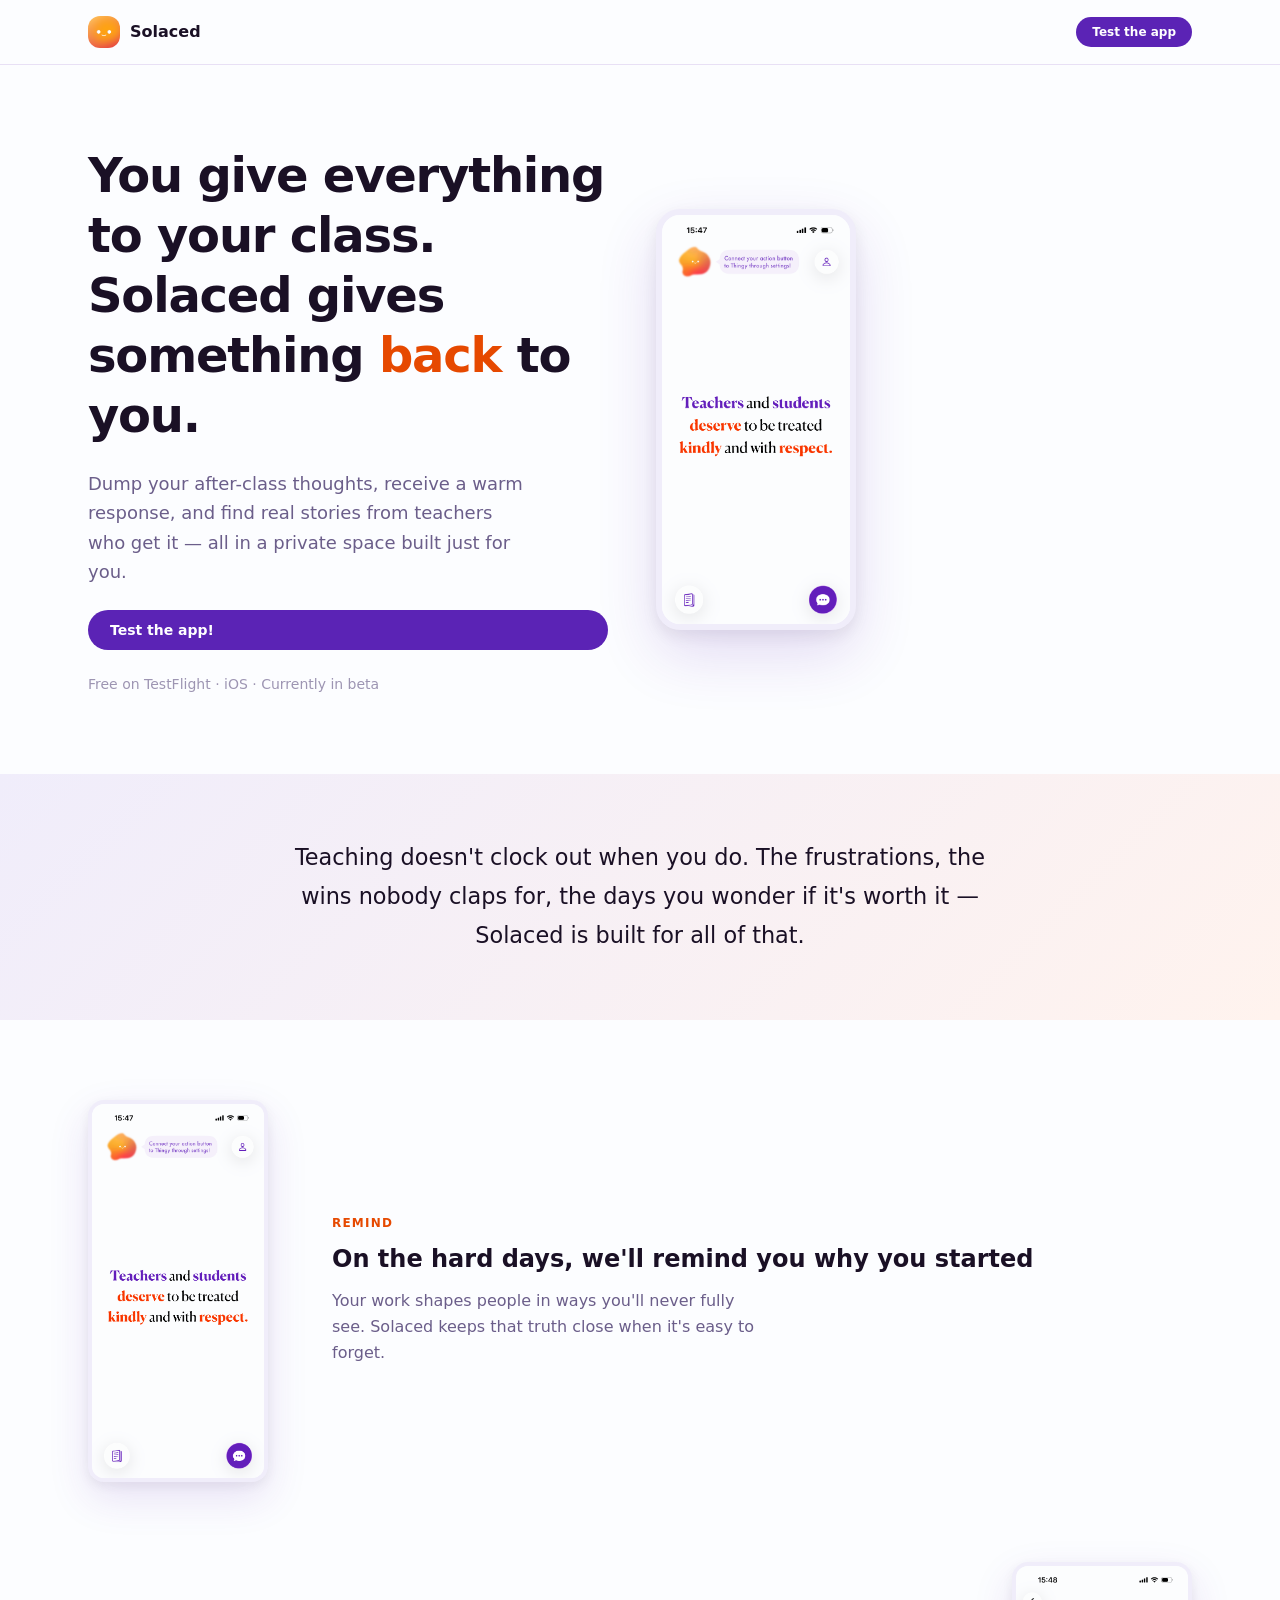
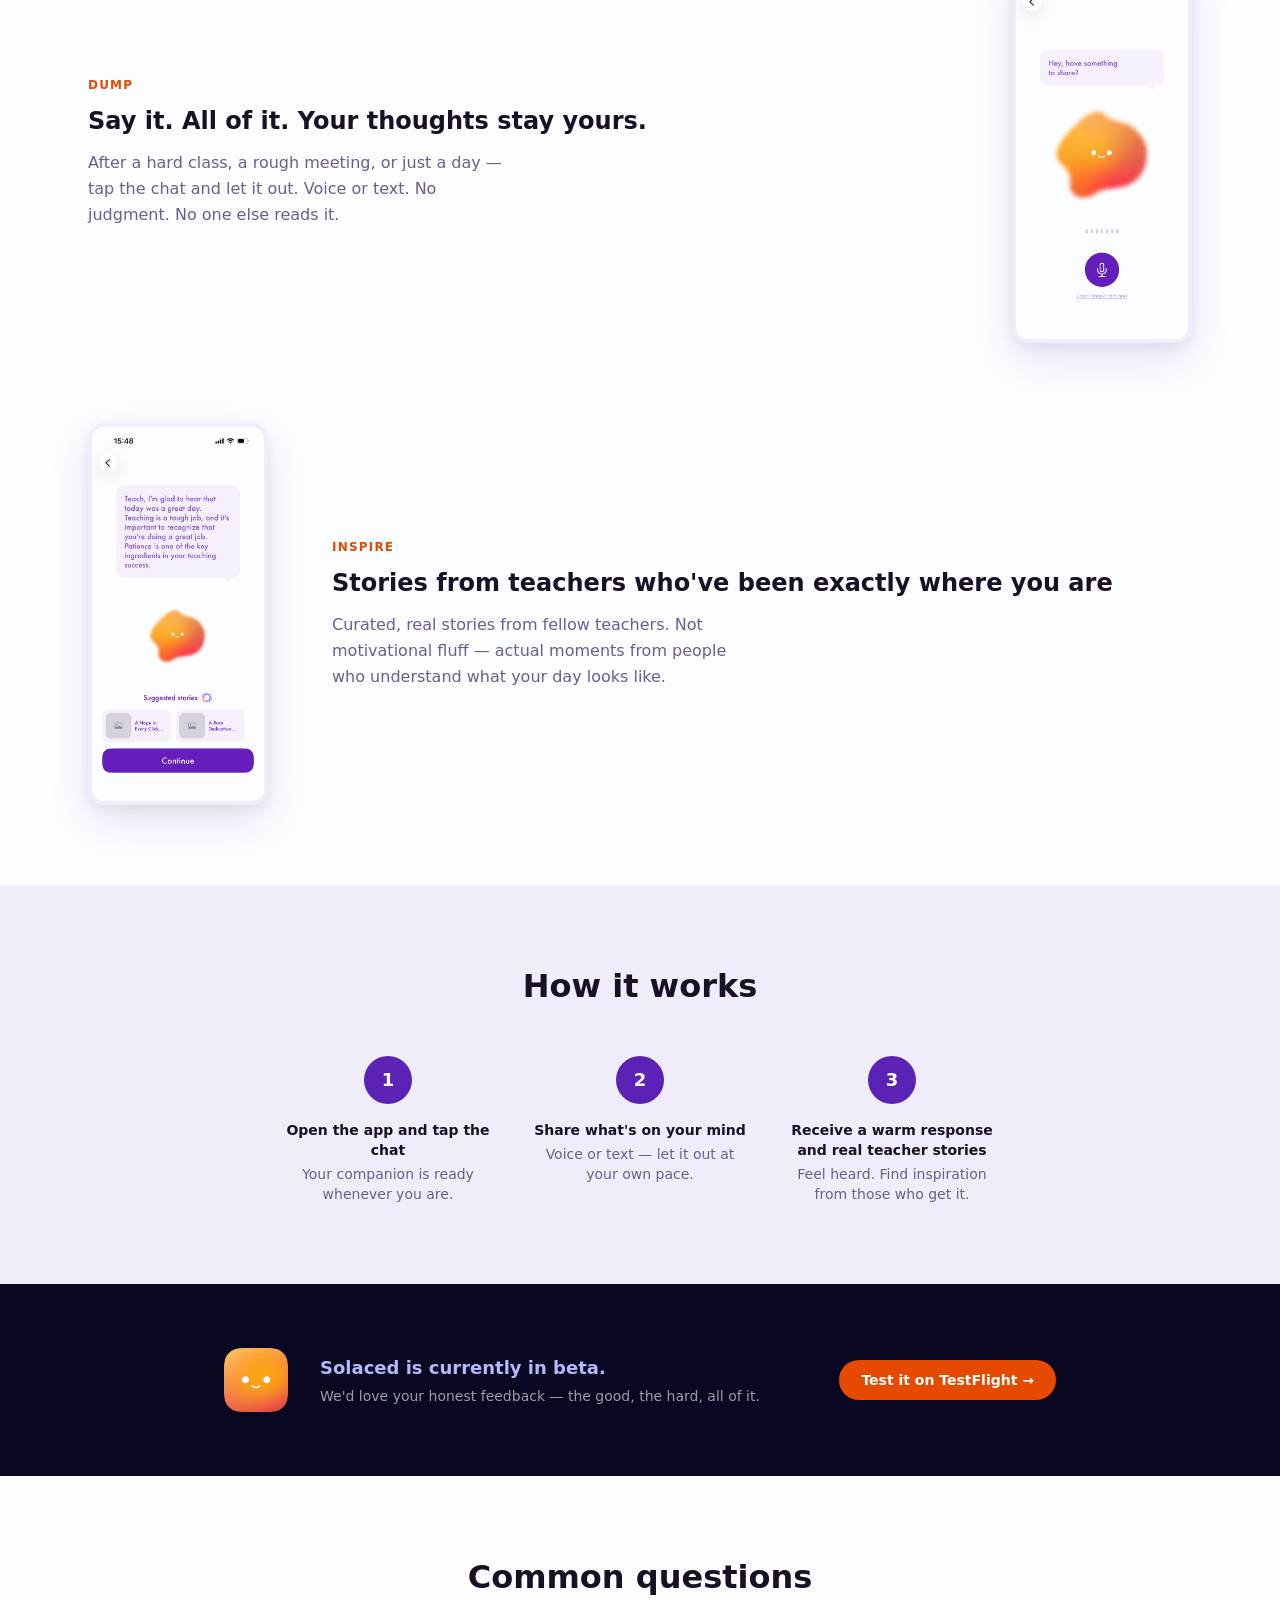
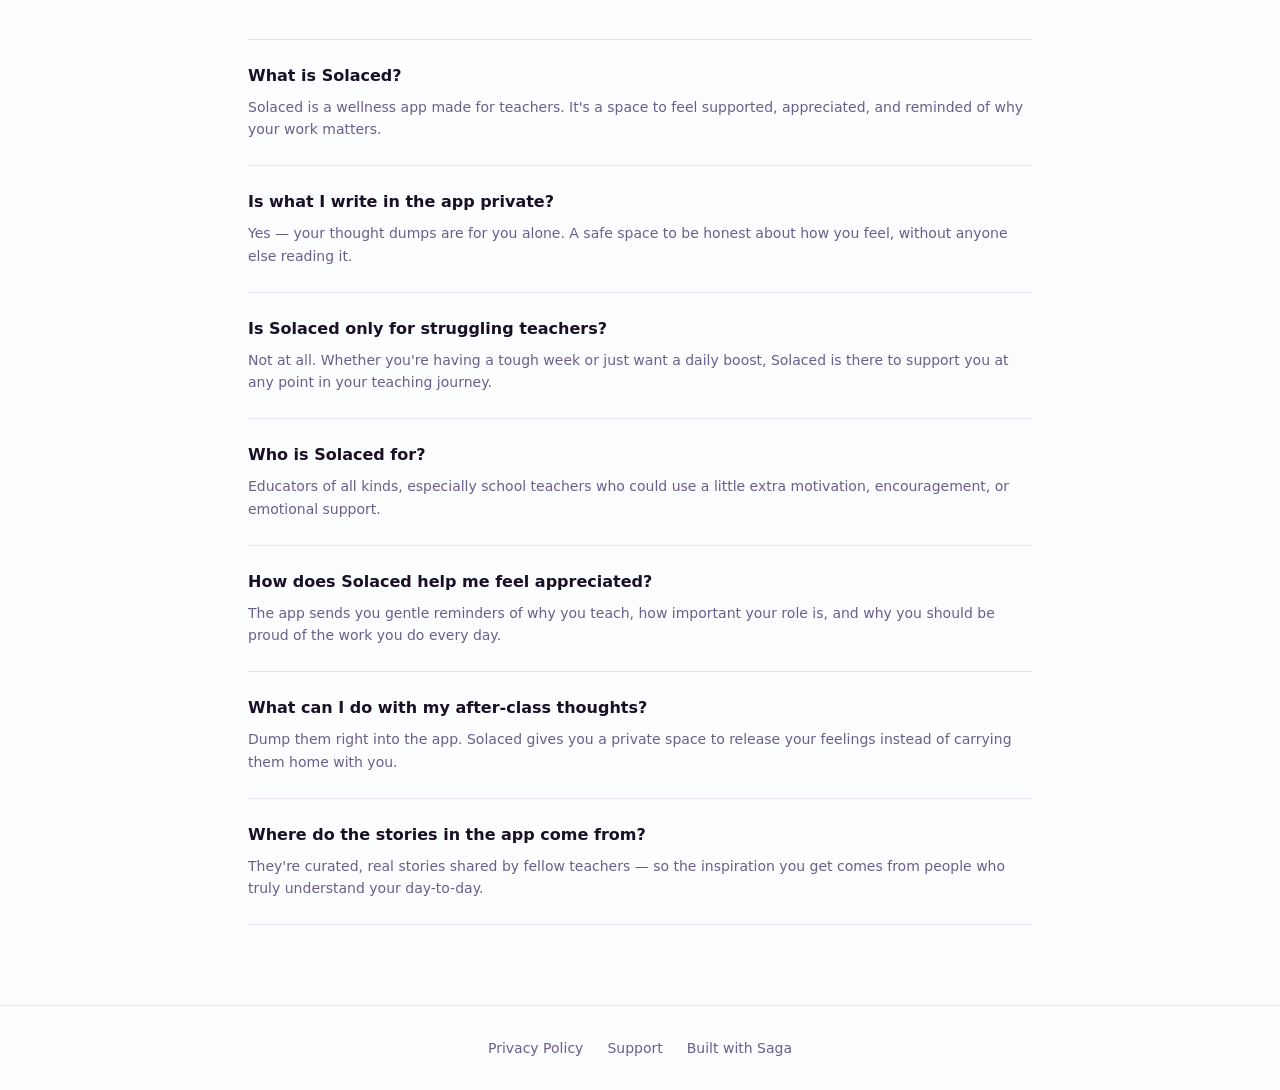
<file: docs/index.html>
<html lang="en-US">
	<head>
		<meta charset="utf-8"/>
		<meta content="width=device-width, initial-scale=1" name="viewport"/>
		<title>
			Solaced — For teachers who give everything
		</title>
		<meta content="A wellness app for teachers — a private space to vent, find perspective, and remember why you started." name="description"/>
		  <meta property="og:title" content="Solaced — For teachers who give everything">
  <meta property="og:description" content="A wellness app for teachers — a private space to vent, find perspective, and remember why you started.">
  <meta property="og:image" content="./static/assets/screenshot-home.png">
  <meta property="og:type" content="website">
  <meta name="twitter:card" content="summary_large_image">
  <meta name="twitter:title" content="Solaced — For teachers who give everything">
  <meta name="twitter:description" content="A wellness app for teachers — a private space to vent, find perspective, and remember why you started.">
  <link rel="icon" type="image/png" href="./static/assets/app-icon.png">
		<link href="./static/style-5856d0e7.css" rel="stylesheet"/>
	</head>
	<body>
		<header class="site-header">
			<nav class="site-nav">
				<a class="site-title" href="/"><img alt="Solaced" class="nav-icon" src="./static/assets/app-icon.png"/>
					Solaced</a>
				<a class="btn-primary btn-sm" href="https://testflight.apple.com/join/PKC2gCm3">Test the app</a>
			</nav>
		</header>
		<main>
			<section class="hero">
				<div class="hero-text">
					<h1 class="hero-headline">
						You give everything to your class.
						<br/>
						Solaced gives something 
						<span class="accent-orange">back</span>
						 to you.
					</h1>
					<p class="hero-sub">
						Dump your after-class thoughts, receive a warm response, and find real stories from teachers who get it — all in a private space built just for you.
					</p>
					<a class="btn-primary" href="https://testflight.apple.com/join/PKC2gCm3">Test the app!</a>
					<p class="hero-note">
						Free on TestFlight · iOS · Currently in beta
					</p>
				</div>
				<div class="hero-visual">
					<img alt="Solaced app showing an affirmation for teachers" class="phone-screenshot" src="./static/assets/screenshot-home.png"/>
				</div>
			</section>
			<section class="empathy">
				<p>
					Teaching doesn&apos;t clock out when you do. The frustrations, the wins nobody claps for, the days you wonder if it&apos;s worth it — Solaced is built for all of that.
				</p>
			</section>
			<section class="features" id="features">
				<div class="feature-card">
					<div class="feature-screenshot">
						<img alt="App showing an inspiring affirmation for teachers" src="./static/assets/screenshot-home.png"/>
					</div>
					<div class="feature-text">
						<span class="feature-label">Remind</span>
						<h3>
							On the hard days, we&apos;ll remind you why you started
						</h3>
						<p>
							Your work shapes people in ways you&apos;ll never fully see. Solaced keeps that truth close when it&apos;s easy to forget.
						</p>
					</div>
				</div>
				<div class="feature-card feature-card--flip">
					<div class="feature-screenshot">
						<img alt="App chat screen where teachers can share their thoughts" src="./static/assets/screenshot-talk.png"/>
					</div>
					<div class="feature-text">
						<span class="feature-label">Dump</span>
						<h3>
							Say it. All of it. Your thoughts stay yours.
						</h3>
						<p>
							After a hard class, a rough meeting, or just a day — tap the chat and let it out. Voice or text. No judgment. No one else reads it.
						</p>
					</div>
				</div>
				<div class="feature-card">
					<div class="feature-screenshot">
						<img alt="App showing a warm response and suggested teacher stories" src="./static/assets/screenshot-response.png"/>
					</div>
					<div class="feature-text">
						<span class="feature-label">Inspire</span>
						<h3>
							Stories from teachers who&apos;ve been exactly where you are
						</h3>
						<p>
							Curated, real stories from fellow teachers. Not motivational fluff — actual moments from people who understand what your day looks like.
						</p>
					</div>
				</div>
			</section>
			<section class="how-it-works">
				<div class="how-it-works-inner">
					<h2>
						How it works
					</h2>
					<ol class="steps">
						<li class="step">
							<span class="step-num">1</span>
							<div class="step-text">
								<strong>Open the app and tap the chat</strong>
								<p>
									Your companion is ready whenever you are.
								</p>
							</div>
						</li>
						<li class="step">
							<span class="step-num">2</span>
							<div class="step-text">
								<strong>Share what&apos;s on your mind</strong>
								<p>
									Voice or text — let it out at your own pace.
								</p>
							</div>
						</li>
						<li class="step">
							<span class="step-num">3</span>
							<div class="step-text">
								<strong>Receive a warm response and real teacher stories</strong>
								<p>
									Feel heard. Find inspiration from those who get it.
								</p>
							</div>
						</li>
					</ol>
				</div>
			</section>
			<section class="beta-banner">
				<div class="beta-inner">
					<img alt="Solaced app icon" class="beta-icon" src="./static/assets/app-icon.png"/>
					<div class="beta-copy">
						<p class="beta-headline">
							Solaced is currently in beta.
						</p>
						<p class="beta-body">
							We&apos;d love your honest feedback — the good, the hard, all of it.
						</p>
					</div>
					<a class="btn-primary btn-orange" href="https://testflight.apple.com/join/PKC2gCm3">Test it on TestFlight →</a>
				</div>
			</section>
			<section class="faq" id="faq">
				<h2>
					Common questions
				</h2>
				<div class="faq-list">
					<div class="faq-item">
						<h3>
							What is Solaced?
						</h3>
						<p>
							Solaced is a wellness app made for teachers. It&apos;s a space to feel supported, appreciated, and reminded of why your work matters.
						</p>
					</div>
					<div class="faq-item">
						<h3>
							Is what I write in the app private?
						</h3>
						<p>
							Yes — your thought dumps are for you alone. A safe space to be honest about how you feel, without anyone else reading it.
						</p>
					</div>
					<div class="faq-item">
						<h3>
							Is Solaced only for struggling teachers?
						</h3>
						<p>
							Not at all. Whether you&apos;re having a tough week or just want a daily boost, Solaced is there to support you at any point in your teaching journey.
						</p>
					</div>
					<div class="faq-item">
						<h3>
							Who is Solaced for?
						</h3>
						<p>
							Educators of all kinds, especially school teachers who could use a little extra motivation, encouragement, or emotional support.
						</p>
					</div>
					<div class="faq-item">
						<h3>
							How does Solaced help me feel appreciated?
						</h3>
						<p>
							The app sends you gentle reminders of why you teach, how important your role is, and why you should be proud of the work you do every day.
						</p>
					</div>
					<div class="faq-item">
						<h3>
							What can I do with my after-class thoughts?
						</h3>
						<p>
							Dump them right into the app. Solaced gives you a private space to release your feelings instead of carrying them home with you.
						</p>
					</div>
					<div class="faq-item">
						<h3>
							Where do the stories in the app come from?
						</h3>
						<p>
							They&apos;re curated, real stories shared by fellow teachers — so the inspiration you get comes from people who truly understand your day-to-day.
						</p>
					</div>
				</div>
			</section>
		</main>
		<footer>
			<div class="footer-inner">
				<a href="/privacy-policy">Privacy Policy</a>
				<a href="mailto:nilcamprubi@icloud.com">Support</a>
				<p>
					Built with Saga
				</p>
			</div>
		</footer>
	</body>
</html>
</file>
<file: docs/static/style-5856d0e7.css>
/*! tailwindcss v4.2.1 | MIT License | https://tailwindcss.com */
@layer properties{@supports (((-webkit-hyphens:none)) and (not (margin-trim:inline))) or ((-moz-orient:inline) and (not (color:rgb(from red r g b)))){*,:before,:after,::backdrop{--tw-rotate-x:initial;--tw-rotate-y:initial;--tw-rotate-z:initial;--tw-skew-x:initial;--tw-skew-y:initial;--tw-leading:initial;--tw-font-weight:initial;--tw-tracking:initial;--tw-border-style:solid}}}@layer theme{:root,:host{--font-sans:ui-sans-serif, system-ui, -apple-system, BlinkMacSystemFont, "Segoe UI", sans-serif;--font-mono:ui-monospace, SFMono-Regular, Menlo, Monaco, Consolas, "Liberation Mono", "Courier New", monospace;--color-white:#fff;--spacing:.25rem;--text-xs:.75rem;--text-xs--line-height:calc(1 / .75);--text-sm:.875rem;--text-sm--line-height:calc(1.25 / .875);--text-base:1rem;--text-base--line-height:calc(1.5 / 1);--text-lg:1.125rem;--text-lg--line-height:calc(1.75 / 1.125);--text-xl:1.25rem;--text-xl--line-height:calc(1.75 / 1.25);--text-2xl:1.5rem;--text-2xl--line-height:calc(2 / 1.5);--text-3xl:1.875rem;--text-3xl--line-height:calc(2.25 / 1.875);--text-4xl:2.25rem;--text-4xl--line-height:calc(2.5 / 2.25);--font-weight-medium:500;--font-weight-semibold:600;--font-weight-bold:700;--tracking-tight:-.025em;--tracking-normal:0em;--tracking-widest:.1em;--leading-tight:1.25;--leading-snug:1.375;--leading-relaxed:1.625;--radius-lg:.5rem;--radius-xl:.75rem;--radius-2xl:1rem;--radius-3xl:1.5rem;--default-transition-duration:.15s;--default-transition-timing-function:cubic-bezier(.4, 0, .2, 1);--default-font-family:var(--font-sans);--default-mono-font-family:var(--font-mono);--color-purple:#5b23b5;--color-purple-hover:#4a1a95;--color-purple-light:#b6b8fc;--color-purple-pale:#f0edfb;--color-orange:#e64900;--color-orange-hover:#c43e00;--color-orange-pale:#fff3ee;--color-bg-dark:#080823;--color-ink:#1a1025;--color-muted:#6b5e8a;--color-surface:#fff;--color-bg:#fcfdff;--color-panel:#f5f1fc;--color-line:#e8e0f5;--color-accent:#5b23b5;--color-accent-dark:#4a1a95}}@layer base{*,:after,:before,::backdrop{box-sizing:border-box;border:0 solid;margin:0;padding:0}::file-selector-button{box-sizing:border-box;border:0 solid;margin:0;padding:0}html,:host{-webkit-text-size-adjust:100%;tab-size:4;line-height:1.5;font-family:var(--default-font-family,ui-sans-serif, system-ui, sans-serif, "Apple Color Emoji", "Segoe UI Emoji", "Segoe UI Symbol", "Noto Color Emoji");font-feature-settings:var(--default-font-feature-settings,normal);font-variation-settings:var(--default-font-variation-settings,normal);-webkit-tap-highlight-color:transparent}hr{height:0;color:inherit;border-top-width:1px}abbr:where([title]){-webkit-text-decoration:underline dotted;text-decoration:underline dotted}h1,h2,h3,h4,h5,h6{font-size:inherit;font-weight:inherit}a{color:inherit;-webkit-text-decoration:inherit;-webkit-text-decoration:inherit;-webkit-text-decoration:inherit;text-decoration:inherit}b,strong{font-weight:bolder}code,kbd,samp,pre{font-family:var(--default-mono-font-family,ui-monospace, SFMono-Regular, Menlo, Monaco, Consolas, "Liberation Mono", "Courier New", monospace);font-feature-settings:var(--default-mono-font-feature-settings,normal);font-variation-settings:var(--default-mono-font-variation-settings,normal);font-size:1em}small{font-size:80%}sub,sup{vertical-align:baseline;font-size:75%;line-height:0;position:relative}sub{bottom:-.25em}sup{top:-.5em}table{text-indent:0;border-color:inherit;border-collapse:collapse}:-moz-focusring{outline:auto}progress{vertical-align:baseline}summary{display:list-item}ol,ul,menu{list-style:none}img,svg,video,canvas,audio,iframe,embed,object{vertical-align:middle;display:block}img,video{max-width:100%;height:auto}button,input,select,optgroup,textarea{font:inherit;font-feature-settings:inherit;font-variation-settings:inherit;letter-spacing:inherit;color:inherit;opacity:1;background-color:#0000;border-radius:0}::file-selector-button{font:inherit;font-feature-settings:inherit;font-variation-settings:inherit;letter-spacing:inherit;color:inherit;opacity:1;background-color:#0000;border-radius:0}:where(select:is([multiple],[size])) optgroup{font-weight:bolder}:where(select:is([multiple],[size])) optgroup option{padding-inline-start:20px}::file-selector-button{margin-inline-end:4px}::placeholder{opacity:1}@supports (not ((-webkit-appearance:-apple-pay-button))) or (contain-intrinsic-size:1px){::placeholder{color:currentColor}@supports (color:color-mix(in lab, red, red)){::placeholder{color:color-mix(in oklab, currentcolor 50%, transparent)}}}textarea{resize:vertical}::-webkit-search-decoration{-webkit-appearance:none}::-webkit-date-and-time-value{min-height:1lh;text-align:inherit}::-webkit-datetime-edit{display:inline-flex}::-webkit-datetime-edit-fields-wrapper{padding:0}::-webkit-datetime-edit{padding-block:0}::-webkit-datetime-edit-year-field{padding-block:0}::-webkit-datetime-edit-month-field{padding-block:0}::-webkit-datetime-edit-day-field{padding-block:0}::-webkit-datetime-edit-hour-field{padding-block:0}::-webkit-datetime-edit-minute-field{padding-block:0}::-webkit-datetime-edit-second-field{padding-block:0}::-webkit-datetime-edit-millisecond-field{padding-block:0}::-webkit-datetime-edit-meridiem-field{padding-block:0}::-webkit-calendar-picker-indicator{line-height:1}:-moz-ui-invalid{box-shadow:none}button,input:where([type=button],[type=reset],[type=submit]){appearance:button}::file-selector-button{appearance:button}::-webkit-inner-spin-button{height:auto}::-webkit-outer-spin-button{height:auto}[hidden]:where(:not([hidden=until-found])){display:none!important}*{box-sizing:border-box}html{scroll-behavior:smooth}body{background-color:var(--color-bg);font-family:var(--font-sans);--tw-leading:calc(var(--spacing) * 7);line-height:calc(var(--spacing) * 7);color:var(--color-ink);-webkit-font-smoothing:antialiased;-moz-osx-font-smoothing:grayscale}main{min-height:60vh}h1{margin-bottom:calc(var(--spacing) * 5);font-size:var(--text-3xl);line-height:var(--tw-leading,var(--text-3xl--line-height));--tw-font-weight:var(--font-weight-bold);font-weight:var(--font-weight-bold);--tw-tracking:var(--tracking-normal);letter-spacing:var(--tracking-normal);color:var(--color-ink)}@media (min-width:48rem){h1{font-size:var(--text-4xl);line-height:var(--tw-leading,var(--text-4xl--line-height))}}h2{margin-top:calc(var(--spacing) * 8);margin-bottom:calc(var(--spacing) * 3);font-size:var(--text-2xl);line-height:var(--tw-leading,var(--text-2xl--line-height));--tw-font-weight:var(--font-weight-semibold);font-weight:var(--font-weight-semibold);--tw-tracking:var(--tracking-normal);letter-spacing:var(--tracking-normal);color:var(--color-ink)}p{margin-bottom:calc(var(--spacing) * 4);color:var(--color-muted)}a{color:var(--color-accent);text-underline-offset:4px;transition-property:color,background-color,border-color,outline-color,text-decoration-color,fill,stroke,--tw-gradient-from,--tw-gradient-via,--tw-gradient-to;transition-timing-function:var(--tw-ease,var(--default-transition-timing-function));transition-duration:var(--tw-duration,var(--default-transition-duration))}@media (hover:hover){a:hover{color:var(--color-accent-dark);text-decoration-line:underline}}ol,ul{margin-bottom:calc(var(--spacing) * 4);padding-left:calc(var(--spacing) * 6)}li{margin-bottom:calc(var(--spacing) * 1)}code{background-color:#e8e0f599;border-radius:.25rem}@supports (color:color-mix(in lab, red, red)){code{background-color:color-mix(in oklab, var(--color-line) 60%, transparent)}}code{padding-inline:calc(var(--spacing) * 1.5);padding-block:calc(var(--spacing) * .5);color:var(--color-ink);font-size:.9em}pre{margin-bottom:calc(var(--spacing) * 4);border-radius:var(--radius-lg);background-color:var(--color-ink);padding:calc(var(--spacing) * 4);color:var(--color-surface);overflow-x:auto}pre code{padding:calc(var(--spacing) * 0);color:inherit;background-color:#0000}}@layer components{.site-header{border-bottom-style:var(--tw-border-style);border-bottom-width:1px;border-color:var(--color-line);padding-block:calc(var(--spacing) * 4);z-index:50;-webkit-backdrop-filter:blur(10px);backdrop-filter:blur(10px);background:#fcfdffeb;position:sticky;top:0}.site-nav{padding-inline:calc(var(--spacing) * 6);justify-content:space-between;align-items:center;max-width:72rem;margin-inline:auto;display:flex}.site-title{align-items:center;gap:calc(var(--spacing) * 2.5);font-size:var(--text-base);line-height:var(--tw-leading,var(--text-base--line-height));--tw-font-weight:var(--font-weight-bold);font-weight:var(--font-weight-bold);color:var(--color-ink);text-decoration-line:none;display:flex}.site-title:hover{color:var(--color-ink);text-decoration-line:none}.nav-icon{border-radius:var(--radius-xl);width:32px;height:32px}.btn-primary{font-size:var(--text-sm);line-height:var(--tw-leading,var(--text-sm--line-height));--tw-font-weight:var(--font-weight-semibold);font-weight:var(--font-weight-semibold);color:var(--color-white);background-color:var(--color-purple);border-radius:3.40282e38px;flex-shrink:0;align-items:center;padding:.625rem 1.375rem;text-decoration-line:none;transition:background-color .15s,box-shadow .15s,transform .15s;display:inline-flex}.btn-primary:hover{color:#fff;background-color:var(--color-purple-hover);text-decoration-line:none;transform:translateY(-1px);box-shadow:0 4px 18px #5b23b552}.btn-sm{font-size:var(--text-xs);line-height:var(--tw-leading,var(--text-xs--line-height));padding:.45rem 1rem}.btn-orange{background-color:var(--color-orange)!important}.btn-orange:hover{background-color:var(--color-orange-hover)!important;box-shadow:0 4px 18px #e6490052!important}.hero{align-items:center;gap:calc(var(--spacing) * 12);padding-inline:calc(var(--spacing) * 6);padding-block:calc(var(--spacing) * 20);max-width:72rem;margin-inline:auto;display:flex}@media (max-width:767px){.hero{padding-block:calc(var(--spacing) * 14);text-align:center;flex-direction:column}}.hero-text{gap:calc(var(--spacing) * 6);flex-direction:column;flex:1;max-width:520px;display:flex}@media (max-width:767px){.hero-text{align-items:center;max-width:100%}}.hero-headline{--tw-leading:var(--leading-tight);line-height:var(--leading-tight);--tw-font-weight:var(--font-weight-bold);font-weight:var(--font-weight-bold);--tw-tracking:var(--tracking-tight);letter-spacing:var(--tracking-tight);color:var(--color-ink);margin-bottom:0;font-size:clamp(2rem,5vw,3rem)}.hero-sub{font-size:var(--text-lg);line-height:var(--tw-leading,var(--text-lg--line-height));--tw-leading:var(--leading-relaxed);line-height:var(--leading-relaxed);color:var(--color-muted);max-width:38ch;margin-bottom:0}.hero-note{font-size:var(--text-sm);line-height:var(--tw-leading,var(--text-sm--line-height));color:var(--color-muted);opacity:.65;margin-bottom:0}.hero-visual{flex-shrink:0;justify-content:center;align-items:center;display:flex}@media (max-width:767px){.hero-visual{order:-1}}.phone-screenshot{border-radius:var(--radius-3xl);border:6px solid #5b23b512;width:200px;box-shadow:0 24px 60px #5b23b529,0 6px 16px #00000012}.empathy{padding-inline:calc(var(--spacing) * 6);padding-block:calc(var(--spacing) * 16);background:linear-gradient(135deg, var(--color-purple-pale) 0%, var(--color-orange-pale) 100%)}.empathy p{text-align:center;--tw-font-weight:var(--font-weight-medium);font-weight:var(--font-weight-medium);max-width:52ch;color:var(--color-ink);margin-inline:auto;margin-bottom:0;font-size:clamp(1.1rem,2.5vw,1.4rem);line-height:1.75}.features{gap:calc(var(--spacing) * 20);padding-inline:calc(var(--spacing) * 6);padding-block:calc(var(--spacing) * 20);flex-direction:column;max-width:72rem;margin-inline:auto;display:flex}.feature-card{align-items:center;gap:calc(var(--spacing) * 16);display:flex}@media (max-width:767px){.feature-card{gap:calc(var(--spacing) * 8);text-align:center;flex-direction:column}}.feature-card--flip{flex-direction:row-reverse}@media (max-width:767px){.feature-card--flip{flex-direction:column}}.feature-screenshot{flex-shrink:0}.feature-screenshot img{border-radius:var(--radius-2xl);border:4px solid #5b23b512;width:180px;box-shadow:0 16px 40px #5b23b521,0 4px 12px #0000000f}.feature-text{gap:calc(var(--spacing) * 3);flex-direction:column;flex:1;display:flex}@media (max-width:767px){.feature-text{align-items:center}}.feature-label{font-size:var(--text-xs);line-height:var(--tw-leading,var(--text-xs--line-height));--tw-font-weight:var(--font-weight-bold);font-weight:var(--font-weight-bold);--tw-tracking:var(--tracking-widest);letter-spacing:var(--tracking-widest);text-transform:uppercase;color:var(--color-orange)}.feature-text h3{font-size:var(--text-2xl);line-height:var(--tw-leading,var(--text-2xl--line-height));--tw-leading:var(--leading-snug);line-height:var(--leading-snug);--tw-font-weight:var(--font-weight-bold);font-weight:var(--font-weight-bold);color:var(--color-ink);margin:0}.feature-text p{--tw-leading:var(--leading-relaxed);line-height:var(--leading-relaxed);color:var(--color-muted);max-width:42ch;margin:0}.how-it-works{padding-inline:calc(var(--spacing) * 6);padding-block:calc(var(--spacing) * 20);background-color:var(--color-purple-pale)}.how-it-works-inner{max-width:64rem;margin-inline:auto}.how-it-works h2{margin-top:calc(var(--spacing) * 0);text-align:center;margin-bottom:3rem;font-size:clamp(1.5rem,3vw,2rem)}.steps{margin:calc(var(--spacing) * 0);gap:calc(var(--spacing) * 8);padding:calc(var(--spacing) * 0);justify-content:center;list-style-type:none;display:flex}@media (max-width:767px){.steps{flex-direction:column;max-width:20rem;margin-inline:auto}}.step{align-items:center;gap:calc(var(--spacing) * 4);text-align:center;flex-direction:column;flex:1;max-width:220px;margin:0;display:flex}@media (max-width:767px){.step{max-width:100%}}.step-num{font-size:var(--text-lg);line-height:var(--tw-leading,var(--text-lg--line-height));--tw-font-weight:var(--font-weight-bold);font-weight:var(--font-weight-bold);color:var(--color-white);background-color:var(--color-purple);border-radius:3.40282e38px;flex-shrink:0;justify-content:center;align-items:center;width:48px;height:48px;display:flex}.step-text strong{margin-bottom:calc(var(--spacing) * 1);font-size:var(--text-sm);line-height:var(--tw-leading,var(--text-sm--line-height));--tw-font-weight:var(--font-weight-semibold);font-weight:var(--font-weight-semibold);color:var(--color-ink);display:block}.step-text p{font-size:var(--text-sm);line-height:var(--tw-leading,var(--text-sm--line-height));color:var(--color-muted);margin:0}.beta-banner{padding-inline:calc(var(--spacing) * 6);padding-block:calc(var(--spacing) * 16);background-color:var(--color-bg-dark)}.beta-inner{align-items:center;gap:calc(var(--spacing) * 8);max-width:52rem;margin-inline:auto;display:flex}@media (max-width:767px){.beta-inner{text-align:center;flex-direction:column}}.beta-icon{border-radius:var(--radius-2xl);flex-shrink:0;width:64px;height:64px}.beta-copy{flex:1}.beta-headline{font-size:var(--text-lg);line-height:var(--tw-leading,var(--text-lg--line-height));--tw-font-weight:var(--font-weight-bold);font-weight:var(--font-weight-bold);color:var(--color-purple-light);margin-bottom:.25rem}.beta-body{font-size:var(--text-sm);line-height:var(--tw-leading,var(--text-sm--line-height));color:#fff9;margin-bottom:0}.faq{padding-inline:calc(var(--spacing) * 6);padding-block:calc(var(--spacing) * 20);max-width:52rem;margin-inline:auto}.faq h2{margin-top:calc(var(--spacing) * 0);text-align:center;margin-bottom:2.5rem;font-size:clamp(1.5rem,3vw,2rem)}.faq-list{flex-direction:column;display:flex}.faq-item{padding-block:calc(var(--spacing) * 6);border-top:1px solid var(--color-line)}.faq-item:last-child{border-bottom:1px solid var(--color-line)}.faq-item h3{font-size:var(--text-base);line-height:var(--tw-leading,var(--text-base--line-height));--tw-font-weight:var(--font-weight-semibold);font-weight:var(--font-weight-semibold);color:var(--color-ink);margin:0 0 .5rem}.faq-item p{font-size:var(--text-sm);line-height:var(--tw-leading,var(--text-sm--line-height));--tw-leading:var(--leading-relaxed);line-height:var(--leading-relaxed);color:var(--color-muted);margin:0}.accent-purple{color:var(--color-purple)}.accent-orange{color:var(--color-orange)}footer{border-top-style:var(--tw-border-style);border-top-width:1px;border-color:var(--color-line);padding-inline:calc(var(--spacing) * 6);padding-block:calc(var(--spacing) * 8);background-color:var(--color-bg)}footer p{font-size:var(--text-sm);line-height:var(--tw-leading,var(--text-sm--line-height));margin:0}.footer-inner{justify-content:center;align-items:center;gap:calc(var(--spacing) * 6);font-size:var(--text-sm);line-height:var(--tw-leading,var(--text-sm--line-height));color:var(--color-muted);flex-wrap:wrap;max-width:72rem;margin-inline:auto;display:flex}.footer-inner a{color:var(--color-muted);text-decoration-line:none}.footer-inner a:hover{color:var(--color-ink);text-decoration-line:none}.page{padding-inline:calc(var(--spacing) * 6);padding-block:calc(var(--spacing) * 16);max-width:52rem;margin-inline:auto}.page h1{margin-bottom:calc(var(--spacing) * 8);--tw-font-weight:var(--font-weight-bold);font-weight:var(--font-weight-bold);font-size:clamp(1.75rem,4vw,2.25rem)}.page h2{margin-top:calc(var(--spacing) * 8);margin-bottom:calc(var(--spacing) * 3);font-size:var(--text-xl);line-height:var(--tw-leading,var(--text-xl--line-height));--tw-font-weight:var(--font-weight-semibold);font-weight:var(--font-weight-semibold)}.page p{margin-bottom:calc(var(--spacing) * 4);--tw-leading:var(--leading-relaxed);line-height:var(--leading-relaxed);color:var(--color-muted)}.page a{color:var(--color-purple)}article{padding-inline:calc(var(--spacing) * 6);padding-block:calc(var(--spacing) * 16);max-width:52rem;margin-inline:auto}.tags{margin-bottom:calc(var(--spacing) * 5);gap:calc(var(--spacing) * 2);padding:calc(var(--spacing) * 0);flex-wrap:wrap;list-style-type:none;display:flex}.tags li{margin:calc(var(--spacing) * 0)}.tags a{padding-inline:calc(var(--spacing) * 3);padding-block:calc(var(--spacing) * 1);font-size:var(--text-sm);line-height:var(--tw-leading,var(--text-sm--line-height));--tw-font-weight:var(--font-weight-medium);font-weight:var(--font-weight-medium);background-color:var(--color-panel);color:var(--color-muted);border:1px solid var(--color-line);border-radius:3.40282e38px;text-decoration-line:none}.tags a:hover{background-color:var(--color-line);color:var(--color-ink);text-decoration-line:none}.article-card{border-bottom-style:var(--tw-border-style);border-bottom-width:1px;border-color:var(--color-line);padding-block:calc(var(--spacing) * 5)}.article-card:last-child{border-bottom:none}.article-card h2{margin:calc(var(--spacing) * 0);margin-bottom:calc(var(--spacing) * 2);font-size:var(--text-xl);line-height:var(--tw-leading,var(--text-xl--line-height))}.article-card p{margin:calc(var(--spacing) * 0)}}@layer utilities{.static{position:static}.end{inset-inline-end:var(--spacing)}.contents{display:contents}.transform{transform:var(--tw-rotate-x,) var(--tw-rotate-y,) var(--tw-rotate-z,) var(--tw-skew-x,) var(--tw-skew-y,)}.lowercase{text-transform:lowercase}.accent-orange{accent-color:var(--color-orange)}}@property --tw-rotate-x{syntax:"*";inherits:false}@property --tw-rotate-y{syntax:"*";inherits:false}@property --tw-rotate-z{syntax:"*";inherits:false}@property --tw-skew-x{syntax:"*";inherits:false}@property --tw-skew-y{syntax:"*";inherits:false}@property --tw-leading{syntax:"*";inherits:false}@property --tw-font-weight{syntax:"*";inherits:false}@property --tw-tracking{syntax:"*";inherits:false}@property --tw-border-style{syntax:"*";inherits:false;initial-value:solid}
</file>
